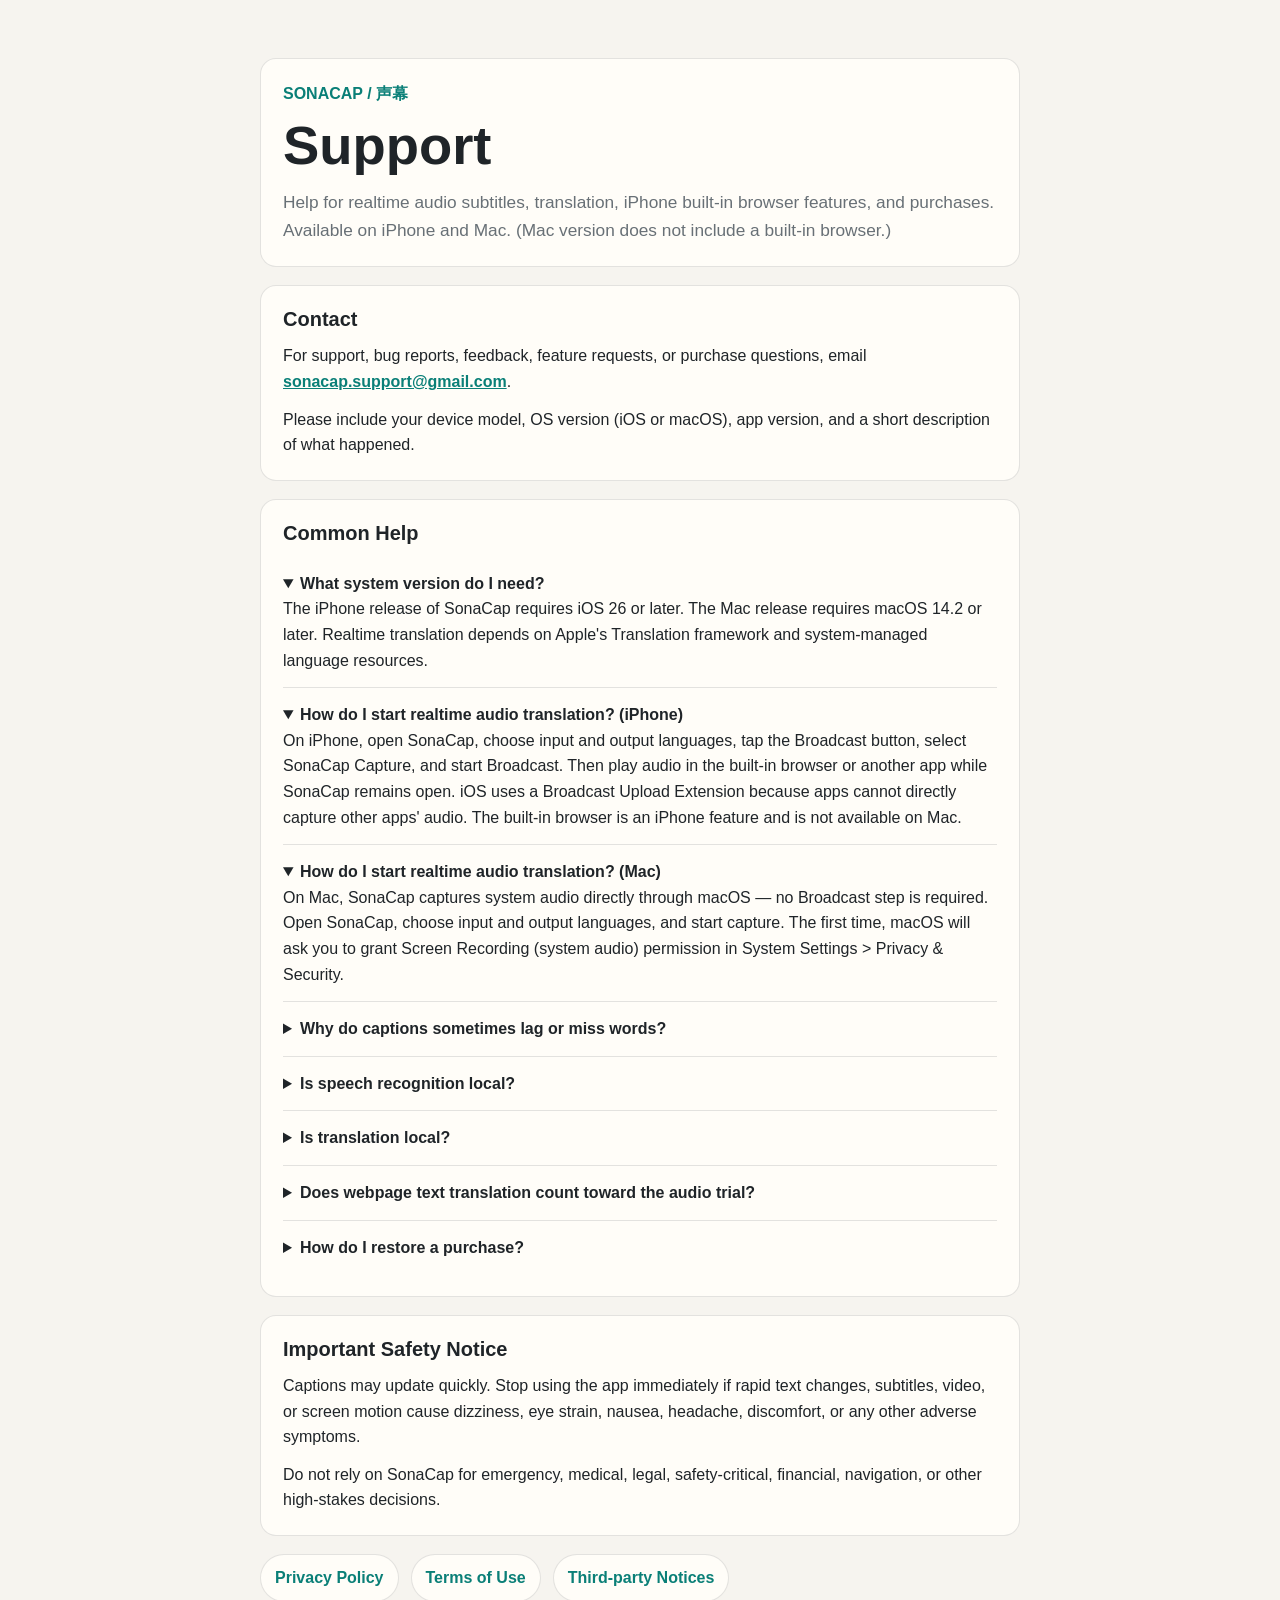
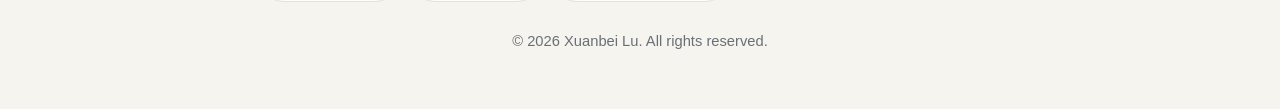
<file: index.html>
<!doctype html>
<html lang="en">
<head>
  <meta charset="utf-8">
  <meta name="viewport" content="width=device-width, initial-scale=1">
  <title>SonaCap Support</title>
  <link rel="stylesheet" href="style.css">
</head>
<body>
  <main class="page">
    <header class="hero">
      <p class="eyebrow">SonaCap / 声幕</p>
      <h1>Support</h1>
      <p class="summary">Help for realtime audio subtitles, translation, iPhone built-in browser features, and purchases. Available on iPhone and Mac. (Mac version does not include a built-in browser.)</p>
    </header>

    <section>
      <h2>Contact</h2>
      <p>
        For support, bug reports, feedback, feature requests, or purchase questions,
        email <a href="mailto:sonacap.support@gmail.com">sonacap.support@gmail.com</a>.
      </p>
      <p>Please include your device model, OS version (iOS or macOS), app version, and a short description of what happened.</p>
    </section>

    <section>
      <h2>Common Help</h2>
      <details open>
        <summary>What system version do I need?</summary>
        <p>The iPhone release of SonaCap requires iOS 26 or later. The Mac release requires macOS 14.2 or later. Realtime translation depends on Apple's Translation framework and system-managed language resources.</p>
      </details>
      <details open>
        <summary>How do I start realtime audio translation? (iPhone)</summary>
        <p>On iPhone, open SonaCap, choose input and output languages, tap the Broadcast button, select SonaCap Capture, and start Broadcast. Then play audio in the built-in browser or another app while SonaCap remains open. iOS uses a Broadcast Upload Extension because apps cannot directly capture other apps' audio. The built-in browser is an iPhone feature and is not available on Mac.</p>
      </details>
      <details open>
        <summary>How do I start realtime audio translation? (Mac)</summary>
        <p>On Mac, SonaCap captures system audio directly through macOS — no Broadcast step is required. Open SonaCap, choose input and output languages, and start capture. The first time, macOS will ask you to grant Screen Recording (system audio) permission in System Settings &gt; Privacy &amp; Security.</p>
      </details>
      <details>
        <summary>Why do captions sometimes lag or miss words?</summary>
        <p>Speech recognition and translation quality can be affected by audio quality, background noise, language choice, device performance, iOS Broadcast behavior (iPhone) or system audio capture (Mac), Apple Speech, Apple Translation, and local fallback models.</p>
      </details>
      <details>
        <summary>Is speech recognition local?</summary>
        <p>By default, SonaCap requires Apple Speech to process speech recognition on device when the selected input language supports it. You can change Local Apple Speech in the app's About menu.</p>
      </details>
      <details>
        <summary>Is translation local?</summary>
        <p>SonaCap uses Apple's Translation framework and system-managed language resources for translation. Some language pairs may require an Apple language pack download before translation is available.</p>
        <p>If translation keeps showing that a language pack is downloading or preparing, install or open Apple's Translate app, download the selected input and output languages there, and use Translate to check the download progress.</p>
      </details>
      <details>
        <summary>Does webpage text translation count toward the audio trial?</summary>
        <p>No. On iPhone, webpage text translation in the built-in browser is separate from realtime audio subtitle translation. The Mac version does not include a built-in browser. Realtime audio subtitles include 5 cumulative free minutes before SonaCap Unlock is required.</p>
      </details>
      <details>
        <summary>How do I restore a purchase?</summary>
        <p>Open SonaCap, go to About &gt; Purchase &amp; Restore, and use Restore Purchase.</p>
      </details>
    </section>

    <section>
      <h2>Important Safety Notice</h2>
      <p>Captions may update quickly. Stop using the app immediately if rapid text changes, subtitles, video, or screen motion cause dizziness, eye strain, nausea, headache, discomfort, or any other adverse symptoms.</p>
      <p>Do not rely on SonaCap for emergency, medical, legal, safety-critical, financial, navigation, or other high-stakes decisions.</p>
    </section>

    <nav class="links" aria-label="Legal links">
      <a href="privacy.html">Privacy Policy</a>
      <a href="terms.html">Terms of Use</a>
      <a href="third-party-notices.html">Third-party Notices</a>
    </nav>

    <footer class="site-footer">
      <p>&copy; 2026 Xuanbei Lu. All rights reserved.</p>
    </footer>
  </main>
</body>
</html>
</file>
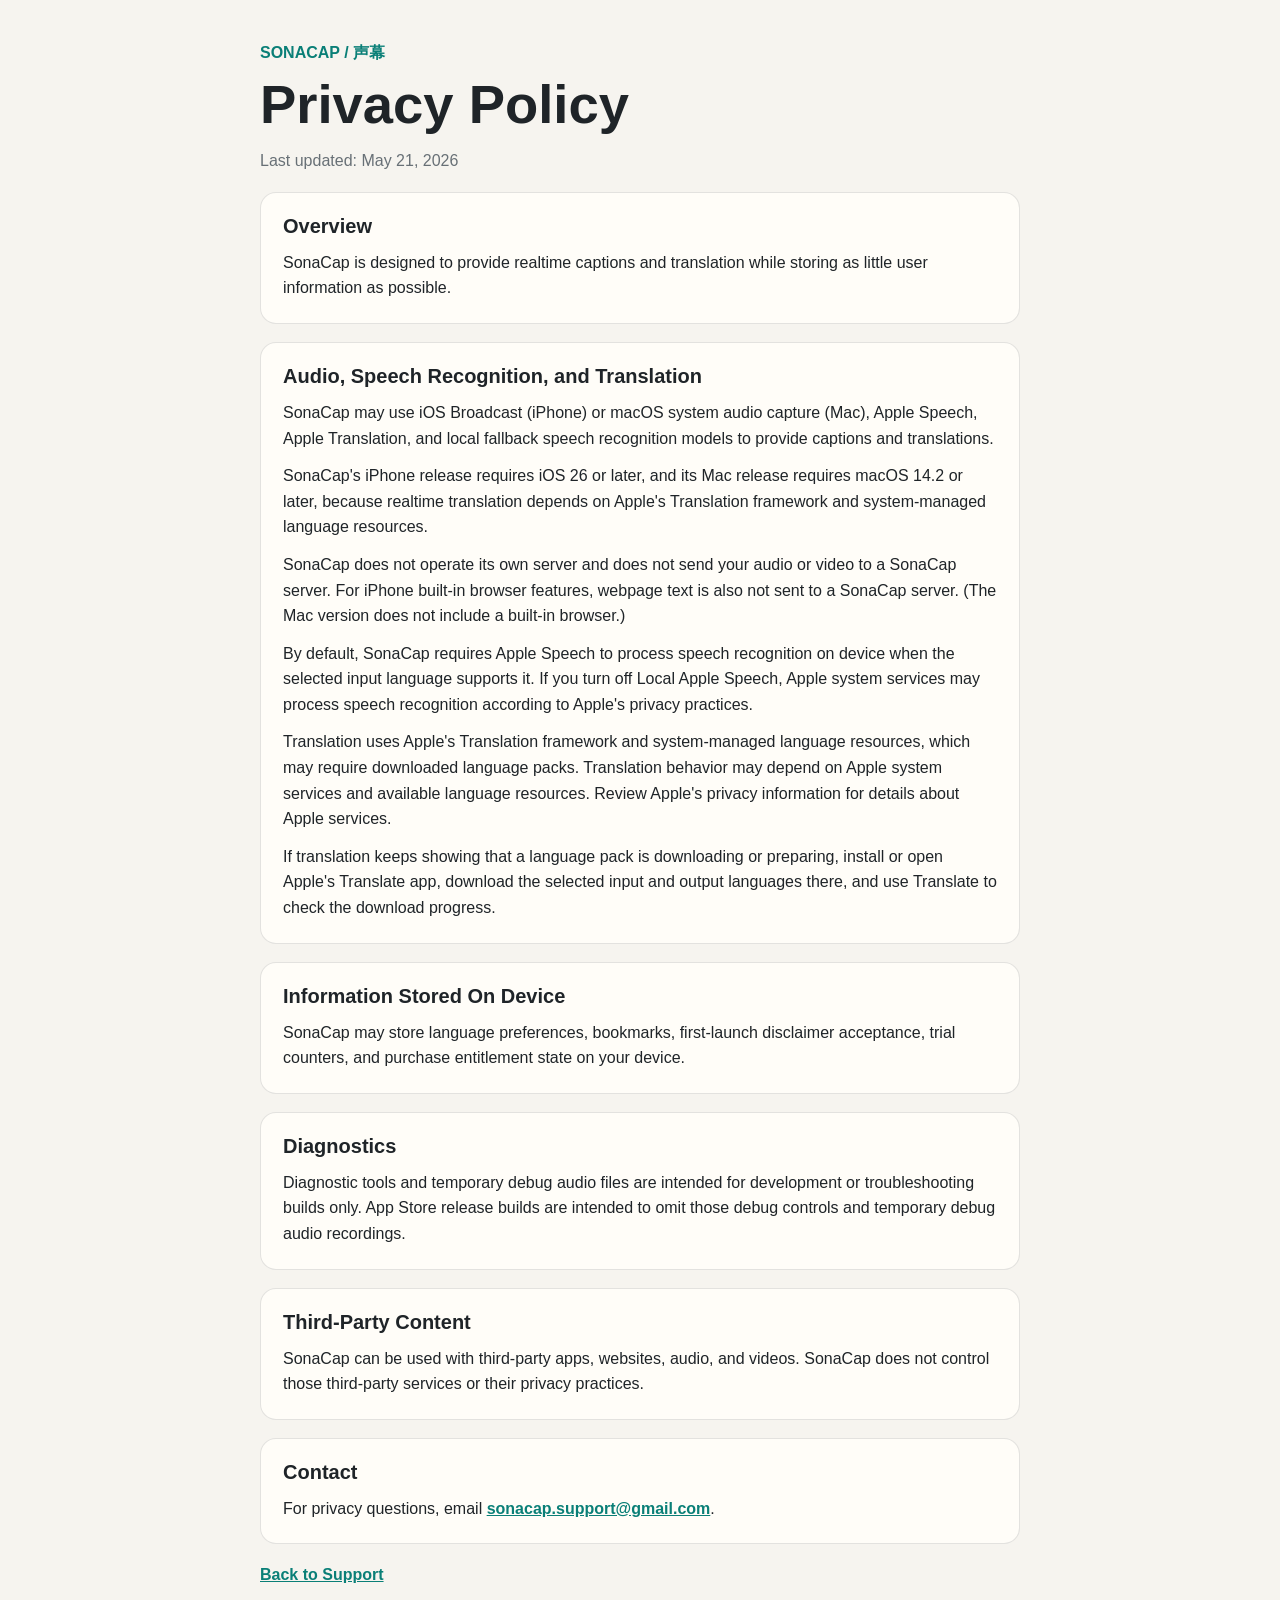
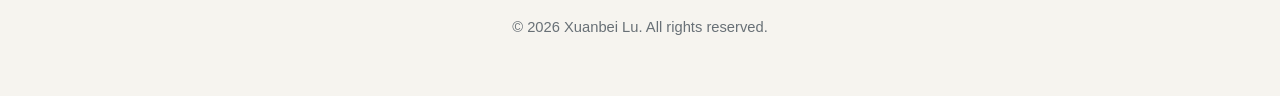
<file: privacy.html>
<!doctype html>
<html lang="en">
<head>
  <meta charset="utf-8">
  <meta name="viewport" content="width=device-width, initial-scale=1">
  <title>SonaCap Privacy Policy</title>
  <link rel="stylesheet" href="style.css">
</head>
<body>
  <main class="page">
    <header>
      <p class="eyebrow">SonaCap / 声幕</p>
      <h1>Privacy Policy</h1>
      <p class="muted">Last updated: May 21, 2026</p>
    </header>

    <section>
      <h2>Overview</h2>
      <p>SonaCap is designed to provide realtime captions and translation while storing as little user information as possible.</p>
    </section>

    <section>
      <h2>Audio, Speech Recognition, and Translation</h2>
      <p>SonaCap may use iOS Broadcast (iPhone) or macOS system audio capture (Mac), Apple Speech, Apple Translation, and local fallback speech recognition models to provide captions and translations.</p>
      <p>SonaCap's iPhone release requires iOS 26 or later, and its Mac release requires macOS 14.2 or later, because realtime translation depends on Apple's Translation framework and system-managed language resources.</p>
      <p>SonaCap does not operate its own server and does not send your audio or video to a SonaCap server. For iPhone built-in browser features, webpage text is also not sent to a SonaCap server. (The Mac version does not include a built-in browser.)</p>
      <p>By default, SonaCap requires Apple Speech to process speech recognition on device when the selected input language supports it. If you turn off Local Apple Speech, Apple system services may process speech recognition according to Apple's privacy practices.</p>
      <p>Translation uses Apple's Translation framework and system-managed language resources, which may require downloaded language packs. Translation behavior may depend on Apple system services and available language resources. Review Apple's privacy information for details about Apple services.</p>
      <p>If translation keeps showing that a language pack is downloading or preparing, install or open Apple's Translate app, download the selected input and output languages there, and use Translate to check the download progress.</p>
    </section>

    <section>
      <h2>Information Stored On Device</h2>
      <p>SonaCap may store language preferences, bookmarks, first-launch disclaimer acceptance, trial counters, and purchase entitlement state on your device.</p>
    </section>

    <section>
      <h2>Diagnostics</h2>
      <p>Diagnostic tools and temporary debug audio files are intended for development or troubleshooting builds only. App Store release builds are intended to omit those debug controls and temporary debug audio recordings.</p>
    </section>

    <section>
      <h2>Third-Party Content</h2>
      <p>SonaCap can be used with third-party apps, websites, audio, and videos. SonaCap does not control those third-party services or their privacy practices.</p>
    </section>

    <section>
      <h2>Contact</h2>
      <p>For privacy questions, email <a href="mailto:sonacap.support@gmail.com">sonacap.support@gmail.com</a>.</p>
    </section>

    <p><a href="index.html">Back to Support</a></p>

    <footer class="site-footer">
      <p>&copy; 2026 Xuanbei Lu. All rights reserved.</p>
    </footer>
  </main>
</body>
</html>
</file>
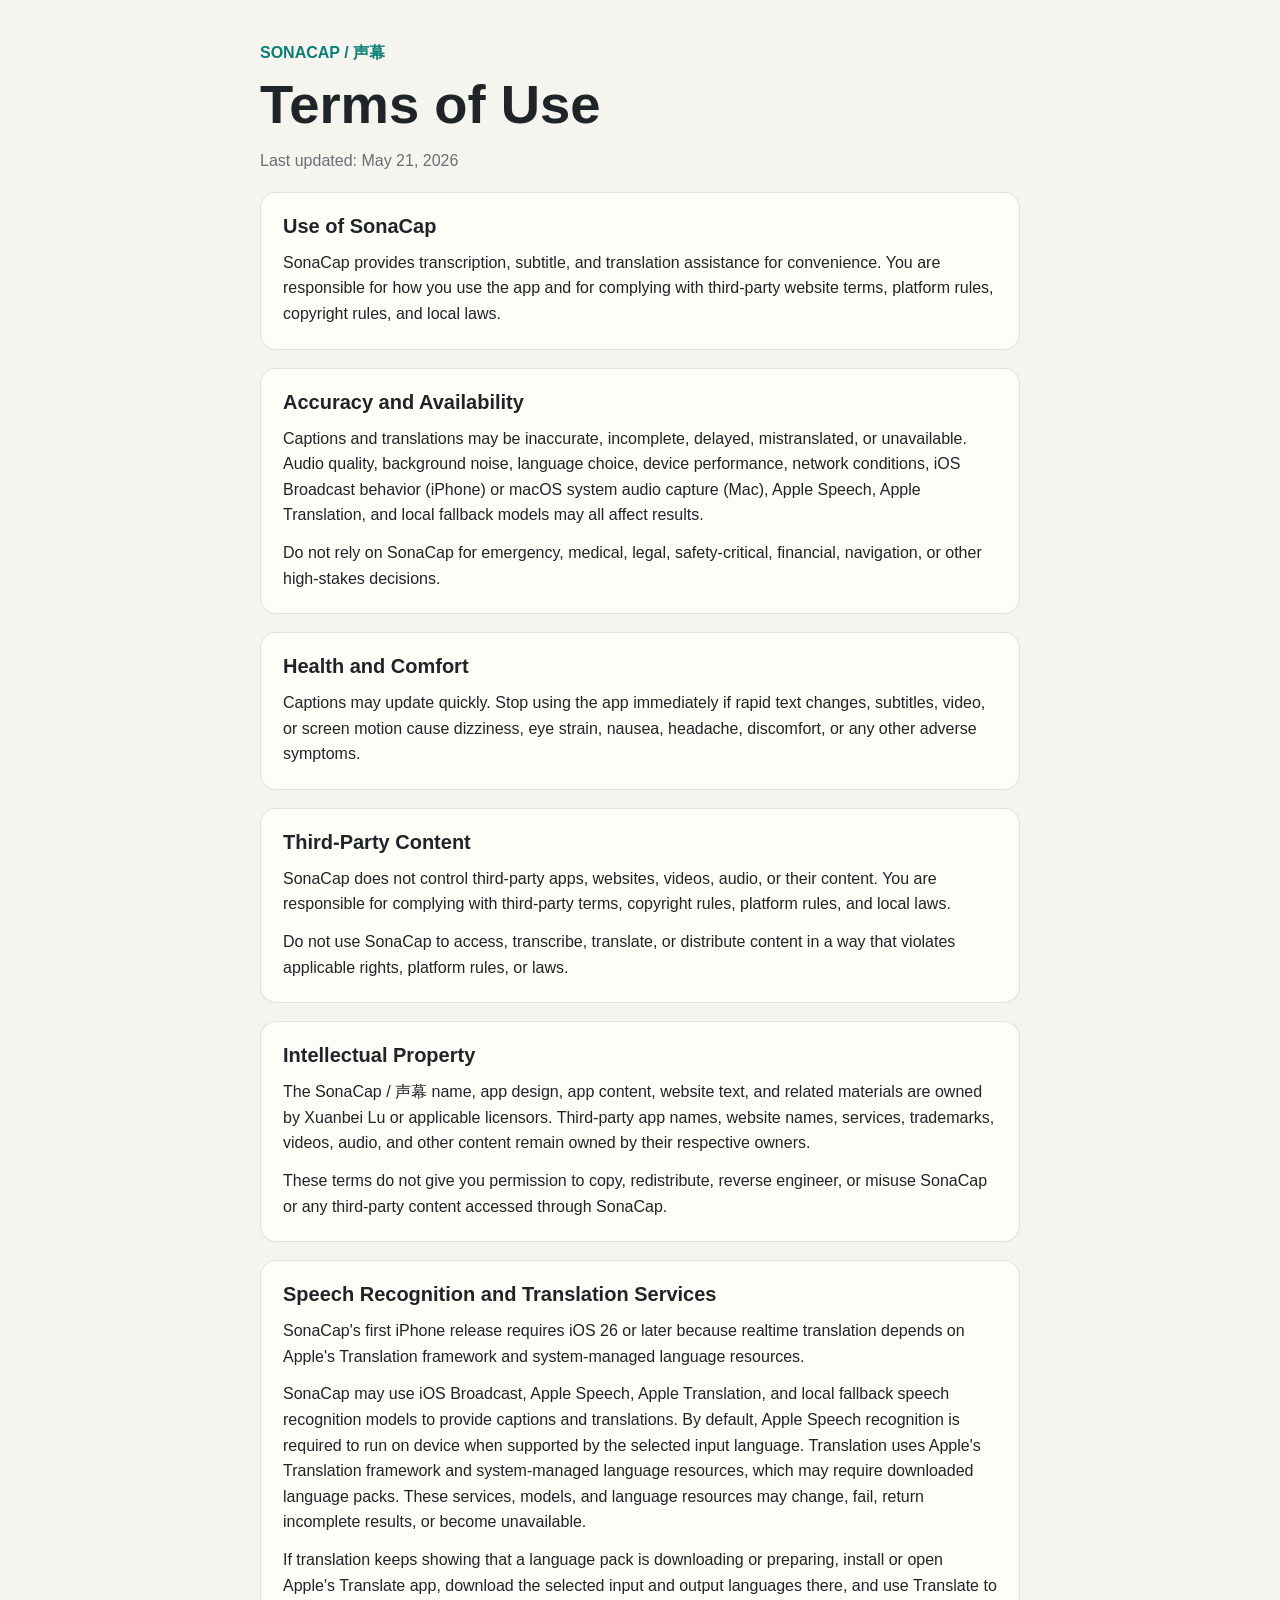
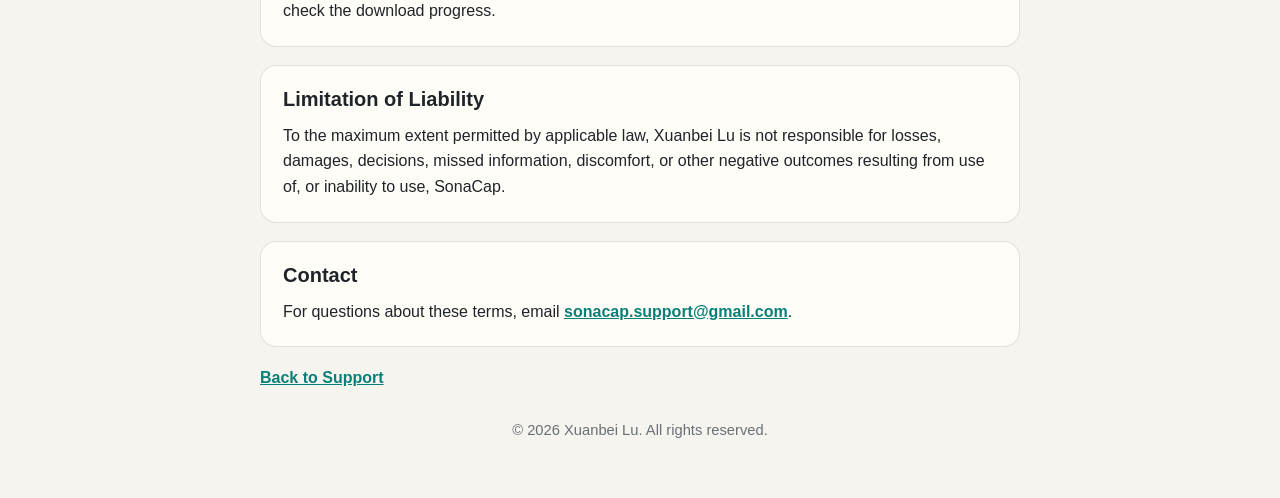
<file: terms.html>
<!doctype html>
<html lang="en">
<head>
  <meta charset="utf-8">
  <meta name="viewport" content="width=device-width, initial-scale=1">
  <title>SonaCap Terms of Use</title>
  <link rel="stylesheet" href="style.css">
</head>
<body>
  <main class="page">
    <header>
      <p class="eyebrow">SonaCap / 声幕</p>
      <h1>Terms of Use</h1>
      <p class="muted">Last updated: May 21, 2026</p>
    </header>

    <section>
      <h2>Use of SonaCap</h2>
      <p>SonaCap provides transcription, subtitle, and translation assistance for convenience. You are responsible for how you use the app and for complying with third-party website terms, platform rules, copyright rules, and local laws.</p>
    </section>

    <section>
      <h2>Accuracy and Availability</h2>
      <p>Captions and translations may be inaccurate, incomplete, delayed, mistranslated, or unavailable. Audio quality, background noise, language choice, device performance, network conditions, iOS Broadcast behavior (iPhone) or macOS system audio capture (Mac), Apple Speech, Apple Translation, and local fallback models may all affect results.</p>
      <p>Do not rely on SonaCap for emergency, medical, legal, safety-critical, financial, navigation, or other high-stakes decisions.</p>
    </section>

    <section>
      <h2>Health and Comfort</h2>
      <p>Captions may update quickly. Stop using the app immediately if rapid text changes, subtitles, video, or screen motion cause dizziness, eye strain, nausea, headache, discomfort, or any other adverse symptoms.</p>
    </section>

    <section>
      <h2>Third-Party Content</h2>
      <p>SonaCap does not control third-party apps, websites, videos, audio, or their content. You are responsible for complying with third-party terms, copyright rules, platform rules, and local laws.</p>
      <p>Do not use SonaCap to access, transcribe, translate, or distribute content in a way that violates applicable rights, platform rules, or laws.</p>
    </section>

    <section>
      <h2>Intellectual Property</h2>
      <p>The SonaCap / 声幕 name, app design, app content, website text, and related materials are owned by Xuanbei Lu or applicable licensors. Third-party app names, website names, services, trademarks, videos, audio, and other content remain owned by their respective owners.</p>
      <p>These terms do not give you permission to copy, redistribute, reverse engineer, or misuse SonaCap or any third-party content accessed through SonaCap.</p>
    </section>

    <section>
      <h2>Speech Recognition and Translation Services</h2>
      <p>SonaCap's first iPhone release requires iOS 26 or later because realtime translation depends on Apple's Translation framework and system-managed language resources.</p>
      <p>SonaCap may use iOS Broadcast, Apple Speech, Apple Translation, and local fallback speech recognition models to provide captions and translations. By default, Apple Speech recognition is required to run on device when supported by the selected input language. Translation uses Apple's Translation framework and system-managed language resources, which may require downloaded language packs. These services, models, and language resources may change, fail, return incomplete results, or become unavailable.</p>
      <p>If translation keeps showing that a language pack is downloading or preparing, install or open Apple's Translate app, download the selected input and output languages there, and use Translate to check the download progress.</p>
    </section>

    <section>
      <h2>Limitation of Liability</h2>
      <p>To the maximum extent permitted by applicable law, Xuanbei Lu is not responsible for losses, damages, decisions, missed information, discomfort, or other negative outcomes resulting from use of, or inability to use, SonaCap.</p>
    </section>

    <section>
      <h2>Contact</h2>
      <p>For questions about these terms, email <a href="mailto:sonacap.support@gmail.com">sonacap.support@gmail.com</a>.</p>
    </section>

    <p><a href="index.html">Back to Support</a></p>

    <footer class="site-footer">
      <p>&copy; 2026 Xuanbei Lu. All rights reserved.</p>
    </footer>
  </main>
</body>
</html>
</file>
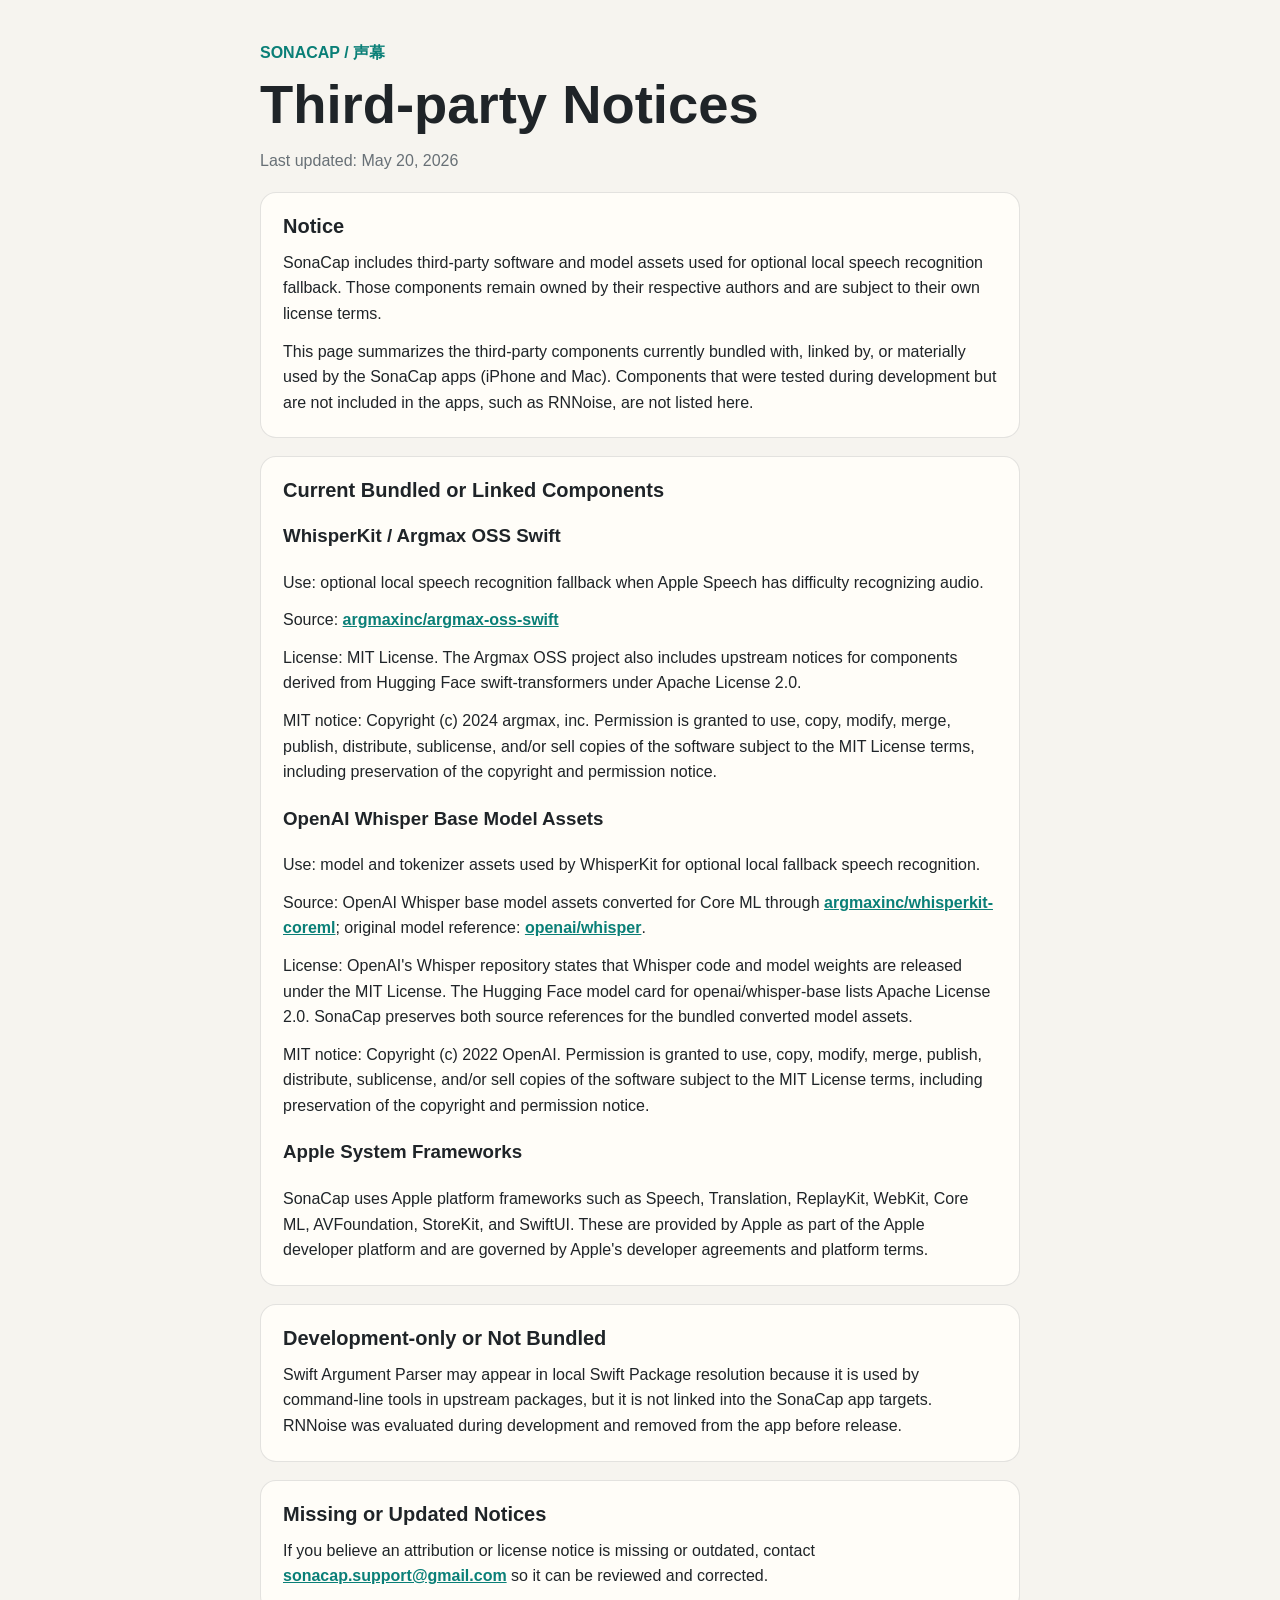
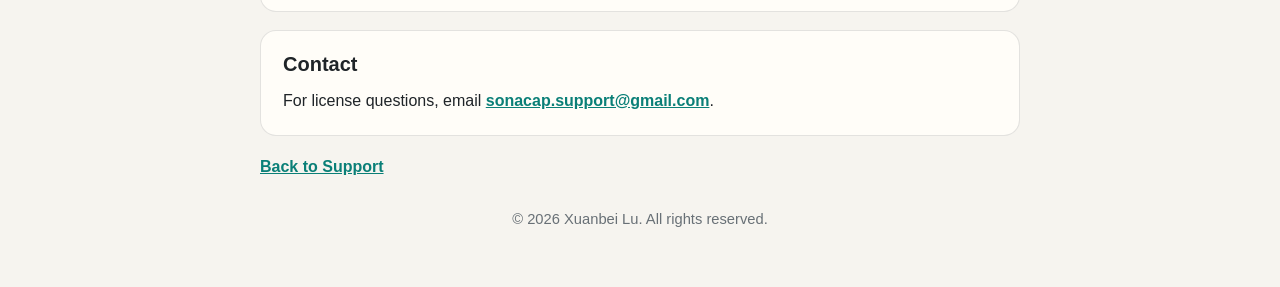
<file: third-party-notices.html>
<!doctype html>
<html lang="en">
<head>
  <meta charset="utf-8">
  <meta name="viewport" content="width=device-width, initial-scale=1">
  <title>SonaCap Third-party Notices</title>
  <link rel="stylesheet" href="style.css">
</head>
<body>
  <main class="page">
    <header>
      <p class="eyebrow">SonaCap / 声幕</p>
      <h1>Third-party Notices</h1>
      <p class="muted">Last updated: May 20, 2026</p>
    </header>

    <section>
      <h2>Notice</h2>
      <p>SonaCap includes third-party software and model assets used for optional local speech recognition fallback. Those components remain owned by their respective authors and are subject to their own license terms.</p>
      <p>This page summarizes the third-party components currently bundled with, linked by, or materially used by the SonaCap apps (iPhone and Mac). Components that were tested during development but are not included in the apps, such as RNNoise, are not listed here.</p>
    </section>

    <section>
      <h2>Current Bundled or Linked Components</h2>
      <article>
        <h3>WhisperKit / Argmax OSS Swift</h3>
        <p>Use: optional local speech recognition fallback when Apple Speech has difficulty recognizing audio.</p>
        <p>Source: <a href="https://github.com/argmaxinc/argmax-oss-swift">argmaxinc/argmax-oss-swift</a></p>
        <p>License: MIT License. The Argmax OSS project also includes upstream notices for components derived from Hugging Face swift-transformers under Apache License 2.0.</p>
        <p>MIT notice: Copyright (c) 2024 argmax, inc. Permission is granted to use, copy, modify, merge, publish, distribute, sublicense, and/or sell copies of the software subject to the MIT License terms, including preservation of the copyright and permission notice.</p>
      </article>

      <article>
        <h3>OpenAI Whisper Base Model Assets</h3>
        <p>Use: model and tokenizer assets used by WhisperKit for optional local fallback speech recognition.</p>
        <p>Source: OpenAI Whisper base model assets converted for Core ML through <a href="https://huggingface.co/argmaxinc/whisperkit-coreml">argmaxinc/whisperkit-coreml</a>; original model reference: <a href="https://github.com/openai/whisper">openai/whisper</a>.</p>
        <p>License: OpenAI's Whisper repository states that Whisper code and model weights are released under the MIT License. The Hugging Face model card for openai/whisper-base lists Apache License 2.0. SonaCap preserves both source references for the bundled converted model assets.</p>
        <p>MIT notice: Copyright (c) 2022 OpenAI. Permission is granted to use, copy, modify, merge, publish, distribute, sublicense, and/or sell copies of the software subject to the MIT License terms, including preservation of the copyright and permission notice.</p>
      </article>

      <article>
        <h3>Apple System Frameworks</h3>
        <p>SonaCap uses Apple platform frameworks such as Speech, Translation, ReplayKit, WebKit, Core ML, AVFoundation, StoreKit, and SwiftUI. These are provided by Apple as part of the Apple developer platform and are governed by Apple's developer agreements and platform terms.</p>
      </article>
    </section>

    <section>
      <h2>Development-only or Not Bundled</h2>
      <p>Swift Argument Parser may appear in local Swift Package resolution because it is used by command-line tools in upstream packages, but it is not linked into the SonaCap app targets. RNNoise was evaluated during development and removed from the app before release.</p>
    </section>

    <section>
      <h2>Missing or Updated Notices</h2>
      <p>If you believe an attribution or license notice is missing or outdated, contact <a href="mailto:sonacap.support@gmail.com">sonacap.support@gmail.com</a> so it can be reviewed and corrected.</p>
    </section>

    <section>
      <h2>Contact</h2>
      <p>For license questions, email <a href="mailto:sonacap.support@gmail.com">sonacap.support@gmail.com</a>.</p>
    </section>

    <p><a href="index.html">Back to Support</a></p>

    <footer class="site-footer">
      <p>&copy; 2026 Xuanbei Lu. All rights reserved.</p>
    </footer>
  </main>
</body>
</html>
</file>
<file: style.css>
:root {
  color-scheme: light dark;
  --bg: #f6f4ef;
  --panel: #fffdf8;
  --text: #1f2428;
  --muted: #687076;
  --accent: #0a7f77;
  --border: rgba(31, 36, 40, 0.12);
}

@media (prefers-color-scheme: dark) {
  :root {
    --bg: #171917;
    --panel: #20231f;
    --text: #f2f0e8;
    --muted: #b7b2a8;
    --accent: #7dd5c7;
    --border: rgba(242, 240, 232, 0.16);
  }
}

* {
  box-sizing: border-box;
}

body {
  margin: 0;
  background: var(--bg);
  color: var(--text);
  font-family: -apple-system, BlinkMacSystemFont, "Segoe UI", sans-serif;
  line-height: 1.6;
}

.page {
  width: min(760px, calc(100% - 32px));
  margin: 0 auto;
  padding: 40px 0 56px;
}

.hero,
section {
  background: var(--panel);
  border: 1px solid var(--border);
  border-radius: 16px;
  padding: 22px;
  margin: 18px 0;
}

h1,
h2 {
  line-height: 1.15;
  margin: 0 0 12px;
}

h1 {
  font-size: clamp(2rem, 5vw, 3.4rem);
}

h2 {
  font-size: 1.25rem;
}

p {
  margin: 0 0 12px;
}

p:last-child {
  margin-bottom: 0;
}

a {
  color: var(--accent);
  font-weight: 650;
}

.eyebrow {
  color: var(--accent);
  font-weight: 800;
  letter-spacing: 0;
  text-transform: uppercase;
  margin-bottom: 8px;
}

.summary {
  color: var(--muted);
  font-size: 1.08rem;
}

.muted {
  color: var(--muted);
}

details {
  border-top: 1px solid var(--border);
  padding: 14px 0;
}

details:first-of-type {
  border-top: 0;
}

summary {
  cursor: pointer;
  font-weight: 750;
}

.links {
  display: flex;
  flex-wrap: wrap;
  gap: 12px;
  margin-top: 18px;
}

.links a {
  background: var(--panel);
  border: 1px solid var(--border);
  border-radius: 999px;
  padding: 10px 14px;
  text-decoration: none;
}

ul {
  padding-left: 1.2rem;
}

.site-footer {
  color: var(--muted);
  font-size: 0.92rem;
  margin-top: 28px;
  text-align: center;
}
</file>
